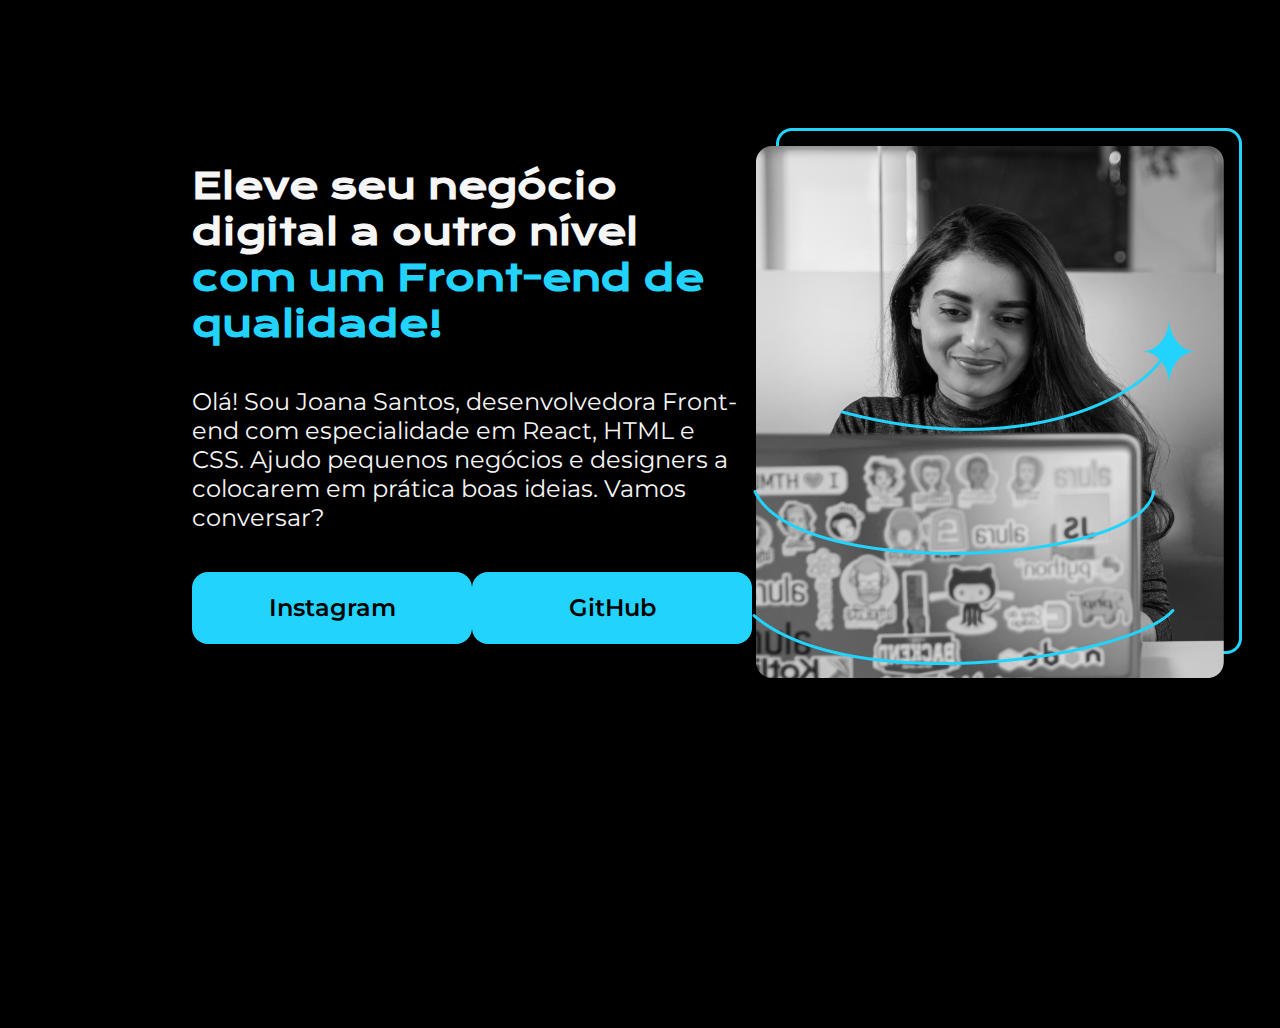
<file: index.html>
<!DOCTYPE html>
<html lang="pt-br">
<head>
    <meta charset="UTF-8"> 
    <meta http-equiv="X-UA-Compatible" content="IE=edge">
    <meta name="viewport" content="width=device-width, initial-scale=1.0">
    <title>Portifolio</title>
    <link rel="stylesheet" href="style.css">
</head>
<body>
    <header></header>
    <main class="apresentacao">
        <section class="apresentacao__conteudo">
            <h1 class="apresentacao__conteudo__titulo">Eleve seu negócio digital a outro nível 
            <strong class="titulo-destaque">com um Front-end de qualidade!
            </strong></h1>
            <p class="apresentacao__conteudo__texto">Olá! Sou Joana Santos, desenvolvedora 
            Front-end com especialidade em React, HTML e
            CSS. Ajudo pequenos negócios e designers a 
            colocarem em prática boas ideias. Vamos 
            conversar?</p> 
            <div class="apresentacao__links">
                <a class="apresentacao__links__link" href="https://instagram.com/pbrazf">Instagram</a>
                <a class="apresentacao__links__link" href="https://github.com/pbrazf">GitHub</a>
            </div>
        </section>
        <img src="Imagem.png" alt="Foto da Joana Santos programando">
    </main>
    <footer></footer>
</body>
</html>
</file>
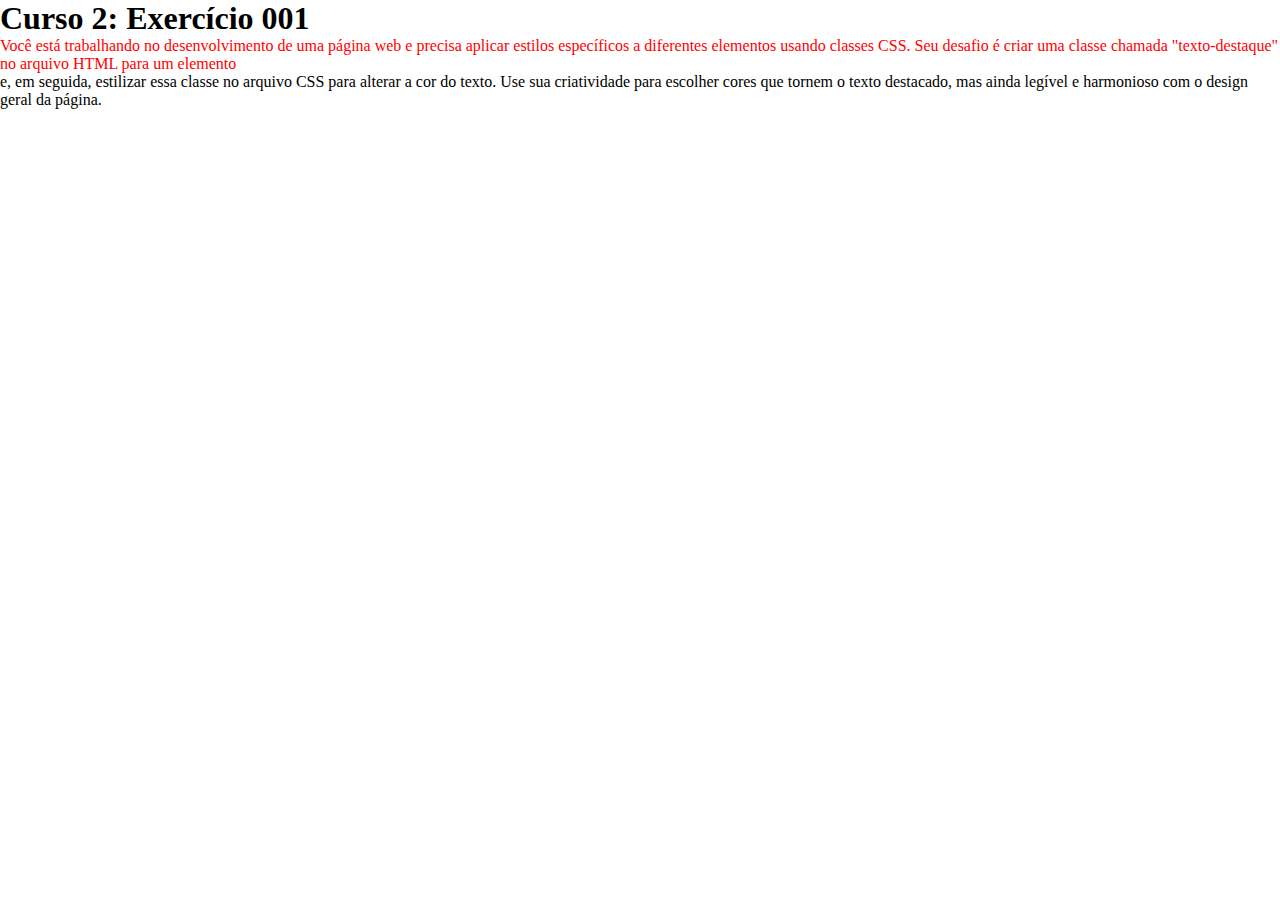
<file: desafios/curso2-001/index.html>
<!DOCTYPE html>
<html lang="pt-br">
<head>
    <meta charset="UTF-8">
    <meta http-equiv="X-UA-Compatible" content="IE=edge">
    <meta name="viewport" content="width=device-width, initial-scale=1.0">
    <title>Exercício</title>
    <link rel="stylesheet" href="style.css">
</head>
<body>
    <head>
        <h1>Curso 2: Exercício 001</h1>
    </head>
    <main>
        <p class="texto-destaque">Você está trabalhando no desenvolvimento de uma página web e precisa aplicar estilos específicos a diferentes elementos usando classes CSS. Seu desafio é criar uma classe chamada "texto-destaque" no arquivo HTML para um elemento</p>
        <p>e, em seguida, estilizar essa classe no arquivo CSS para alterar a cor do texto. Use sua criatividade para escolher cores que tornem o texto destacado, mas ainda legível e harmonioso com o design geral da página.</p>
    </main>
    <footer></footer>
</body>
</html>
</file>
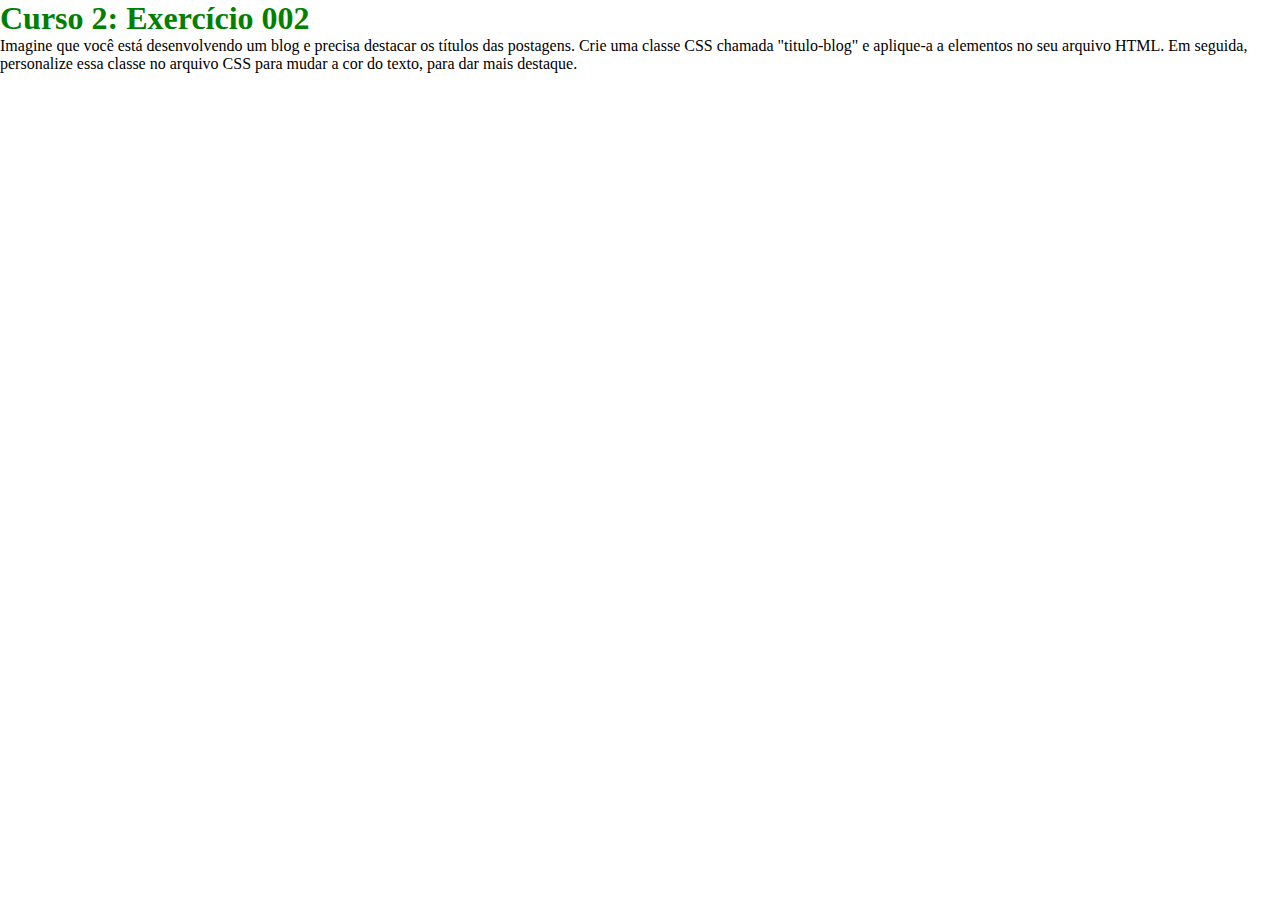
<file: desafios/curso2-002/index.html>
<!DOCTYPE html>
<html lang="pt-br">
<head>
    <meta charset="UTF-8">
    <meta name="viewport" content="width=device-width, initial-scale=1.0">
    <title>Exercício</title>
    <link rel="stylesheet" href="style.css">
</head>
<body>
    <header>
        <h1 class="titulo-blog">Curso 2: Exercício 002</h1>
    </header>
    <main>
        <p>Imagine que você está desenvolvendo um blog e precisa destacar os títulos das postagens. Crie uma classe CSS chamada "titulo-blog" e aplique-a a elementos no seu arquivo HTML. Em seguida, personalize essa classe no arquivo CSS para mudar a cor do texto, para dar mais destaque.</p>
    </main>
    <footer></footer>
</body>
</html>
</file>
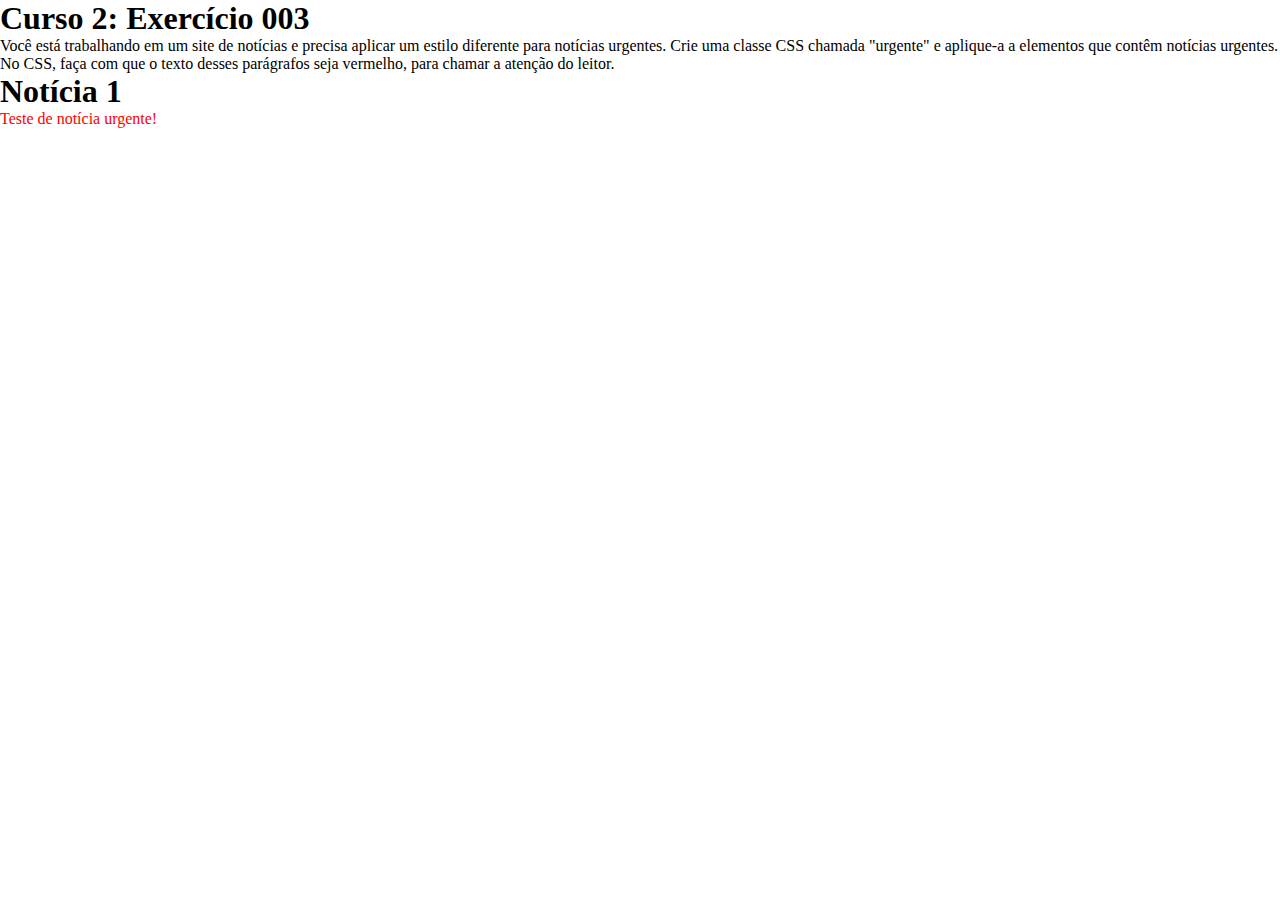
<file: desafios/curso2-003/index.html>
<!DOCTYPE html>
<html lang="pt-br">
<head>
    <meta charset="UTF-8">
    <meta name="viewport" content="width=device-width, initial-scale=1.0">
    <title>Exercício</title>
    <link rel="stylesheet" href="style.css">
</head>
<body>
    <header>
        <h1>Curso 2: Exercício 003</h1>
    </header>
    <main>
        <p>Você está trabalhando em um site de notícias e precisa aplicar um estilo diferente para notícias urgentes. Crie uma classe CSS chamada "urgente" e aplique-a a elementos que contêm notícias urgentes. No CSS, faça com que o texto desses parágrafos seja vermelho, para chamar a atenção do leitor.</p>
        <h1>Notícia 1</h1>
        <p class="urgente">Teste de notícia urgente!</p>
    </main>
    <footer></footer>
</body>
</html>
</file>
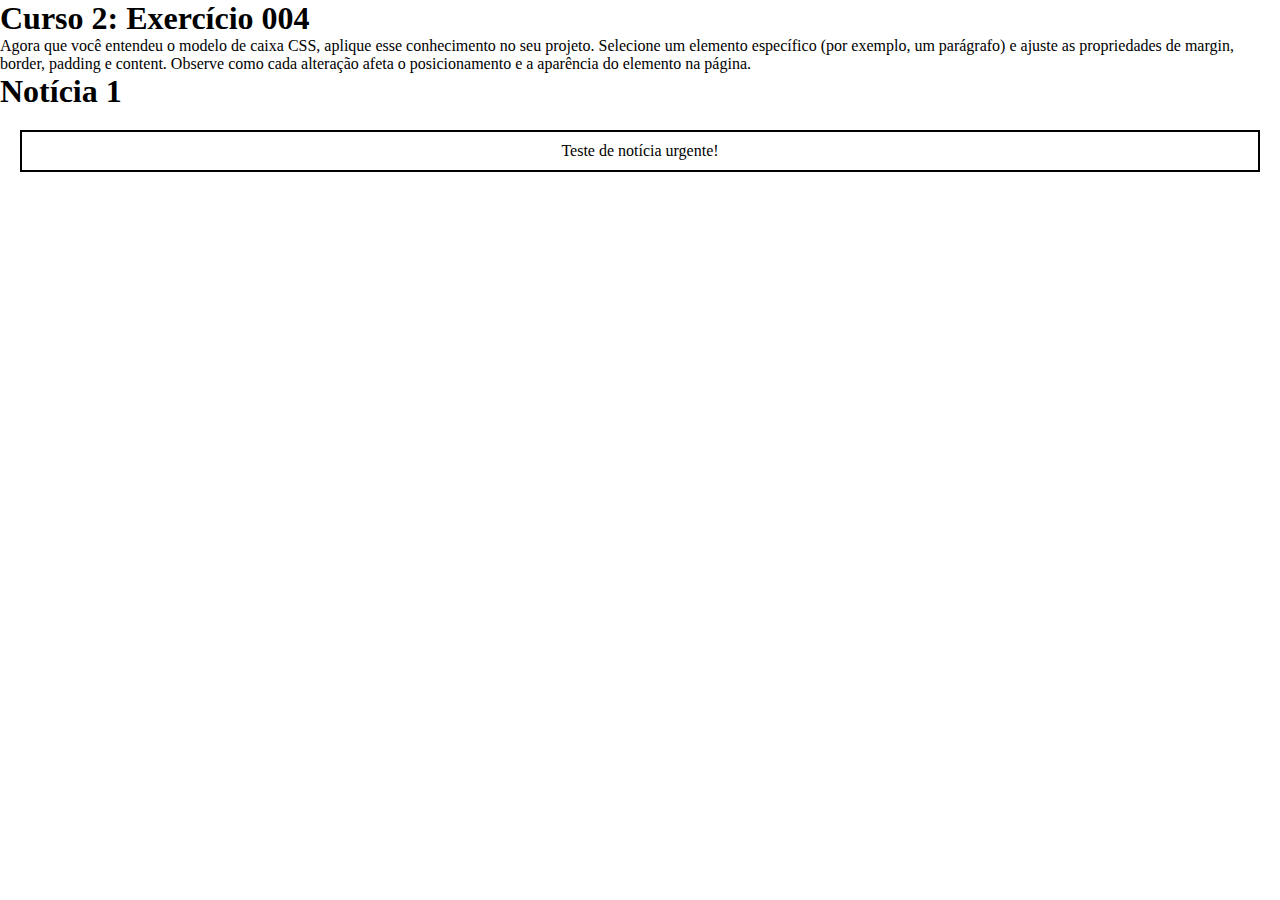
<file: desafios/curso2-004/index.html>
<!DOCTYPE html>
<html lang="pt-br">
<head>
    <meta charset="UTF-8">
    <meta name="viewport" content="width=device-width, initial-scale=1.0">
    <title>Exercício</title>
    <link rel="stylesheet" href="style.css">
</head>
<body>
    <header>
        <h1>Curso 2: Exercício 004</h1>
    </header>
    <main>
        <p>Agora que você entendeu o modelo de caixa CSS, aplique esse conhecimento no seu projeto. Selecione um elemento específico (por exemplo, um parágrafo) e ajuste as propriedades de margin, border, padding e content. Observe como cada alteração afeta o posicionamento e a aparência do elemento na página.</p>
        <h1>Notícia 1</h1>
        <p class="teste-proporcoes">Teste de notícia urgente!</p>
    </main>
    <footer></footer>
</body>
</html>
</file>
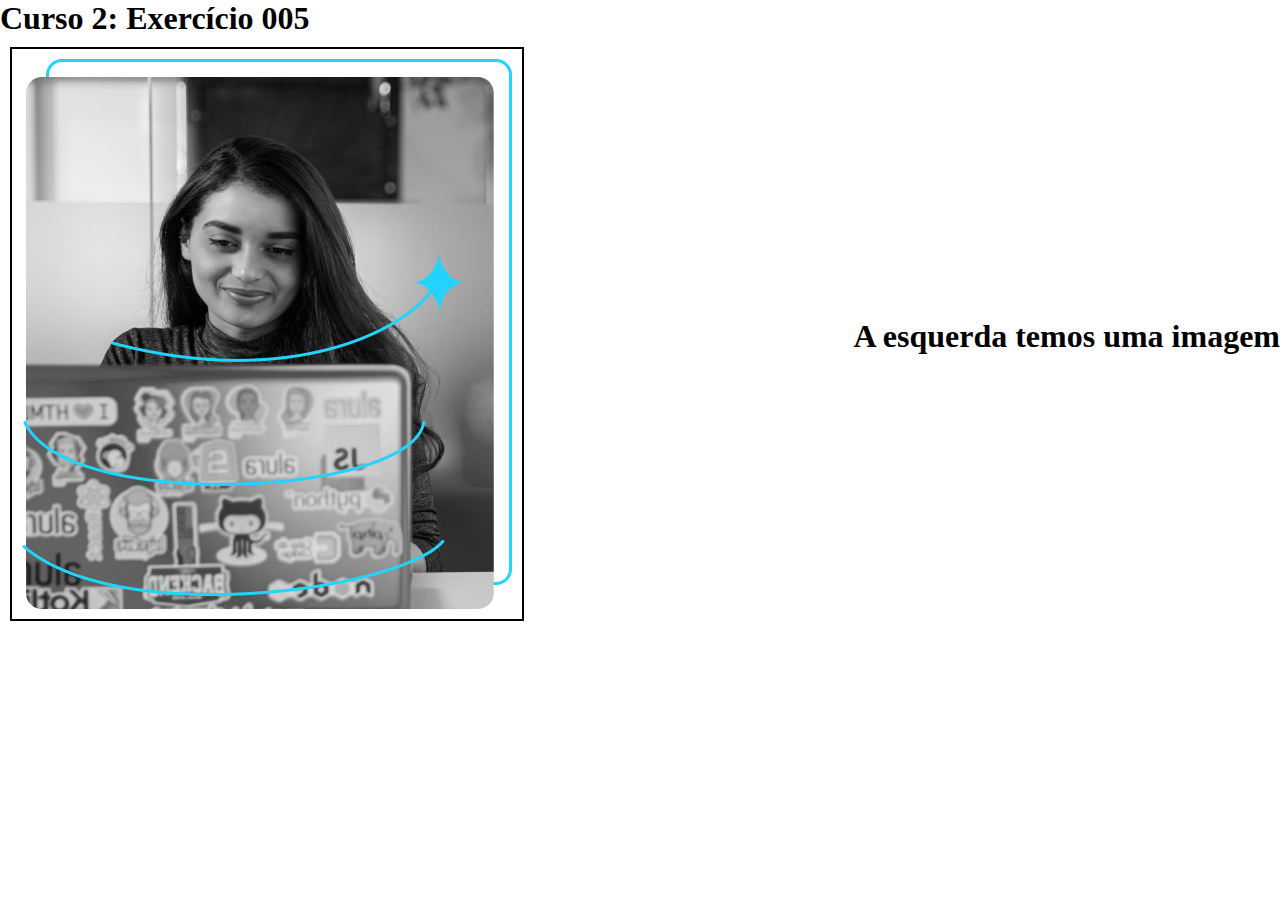
<file: desafios/curso2-005/index.html>
<!DOCTYPE html>
<html lang="pt-br">
<head>
    <meta charset="UTF-8">
    <meta name="viewport" content="width=device-width, initial-scale=1.0">
    <title>Exercício</title>
    <link rel="stylesheet" href="style.css">
</head>
<body>
    <header>
        <h1>Curso 2: Exercício 005</h1>
    </header>
    <main class="container">
        <div>
            <img src="Imagem.png"> <!-- Bloco 1 -->
        </div>
        <div>
            <h1>A esquerda temos uma imagem</h1> <!-- Bloco 2 --> 
        </div>
    </main>
    <footer></footer>
</body>
</html>
</file>
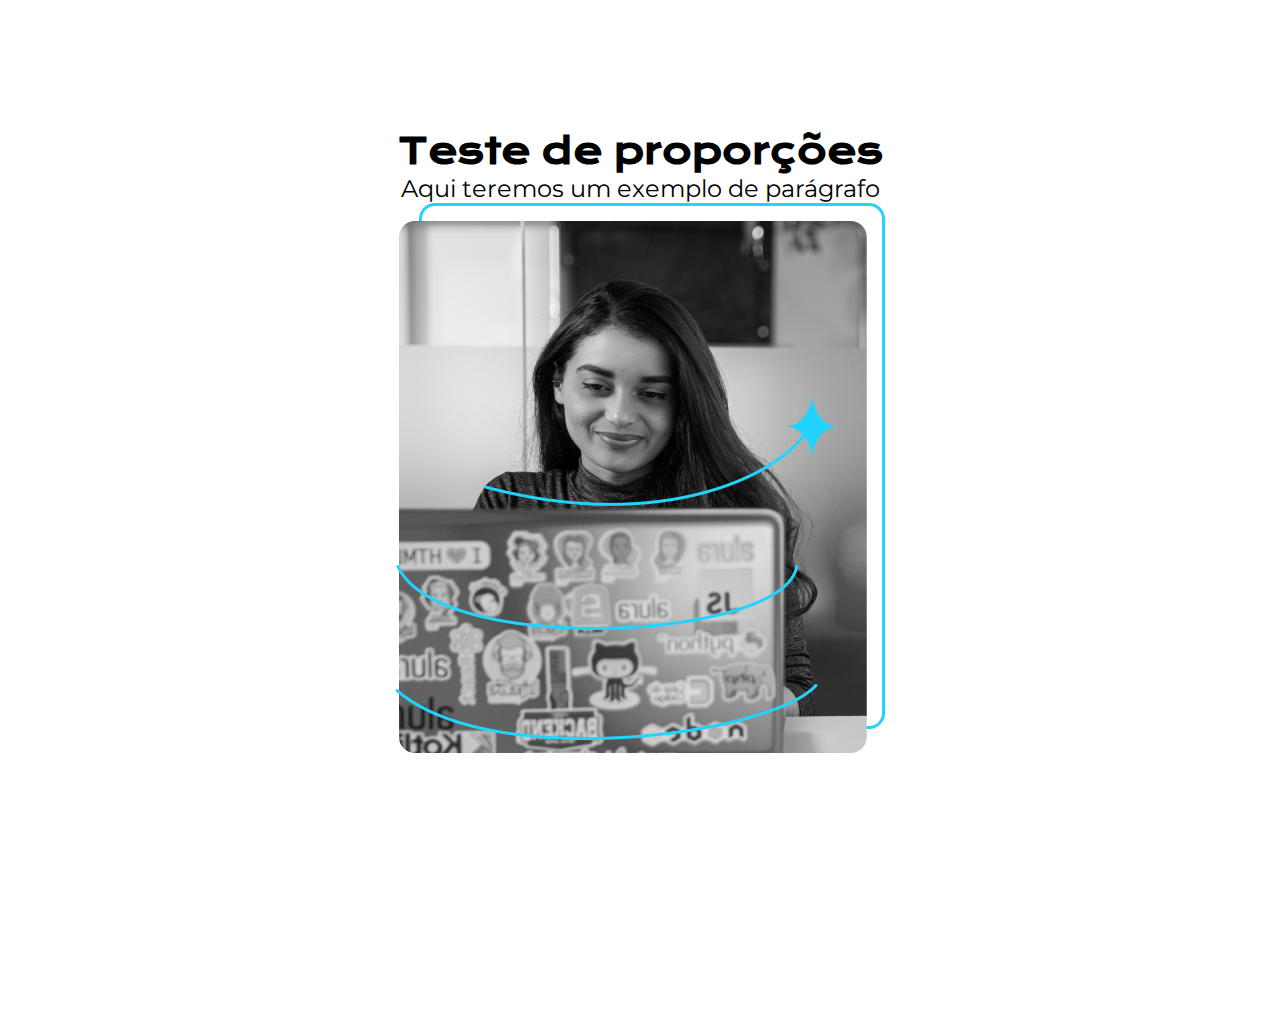
<file: desafios/curso2-006/index.html>
<!DOCTYPE html>
<html lang="pt-br">
<head>
    <meta charset="UTF-8">
    <meta name="viewport" content="width=device-width, initial-scale=1.0">
    <title>Exercício</title>
    <link rel="stylesheet" href="style.css">
</head>
<body>
    <header>
    </header>
    <main class="apresentacao">
        <section class="apresentacao__conteudo">
            <h1 class="apresentacao__conteudo__titulo">Teste de proporções</h1>
            <p class="apresentacao__conteudo__texto">Aqui teremos um exemplo de parágrafo</p>
            <img class="imagem" src="Imagem.png" alt="Imagem de mulher aleatória exemplo">
        </section>
    </main>
    <footer></footer>
</body>
</html>
</file>
<file: desafios/curso2-001/style.css>
* {
    margin: 0;
    padding: 0;
}

.texto-destaque {
    color: red  ;
}
</file>
<file: desafios/curso2-002/style.css>
* {
    margin: 0;
    padding: 0;
}

.titulo-blog {
    color:green
}
</file>
<file: desafios/curso2-003/style.css>
* {
    margin: 0;
    padding: 0;
}

.urgente {
    color: red;
}
</file>
<file: desafios/curso2-004/style.css>
* {
    margin: 0;
    padding: 0;
}

.teste-proporcoes {
    padding: 10px;
    border: 2px solid black;
    content: 20px;
    margin: 20px;
    text-align: center;
}
</file>
<file: desafios/curso2-005/style.css>
* {
    margin: 0;
    padding: 0;
}

body {
    height: 100vh;
    width: 100%;
    box-sizing: border-box;
}

.container {
    display: flex;
    justify-content: space-between;
    box-sizing: border-box;
    align-items: center; 
    flex-direction: row; /* Direção que as box vão se alinhas (padrão) */
    flex-wrap: wrap; /* Faz com que as box quebrem para baixo tornando responsivo o site*/
}

img {
    max-width: 100%; /* Limita a imagem para não exceder a largura do contêiner */
    height: auto;
    padding: 10px;
    border: 2px solid black;
    margin: 10px;
}
</file>
<file: style.css>
@import url('https://fonts.googleapis.com/css2?family=Krona+One&family=Montserrat:wght@400;600&display=swap');

/* Modelo de reset.css */
* {
    margin: 0;
    padding: 0;
}

body{
    height: 100vh; /* Faz ocupar 100% do viewport (tela) */
    box-sizing: border-box; /* Ajuda a manter elementos no layout sem que "extrapolem" suas dimensões */
    background-color: #000000;
    color: #F6F6F6;
}

.titulo-destaque{
    color: #22D4FD
}

.apresentacao {
    margin: 10% 15%;
    display: flex; /* Formato que distribui os elementos em fila */
    align-items: center; /* Alinha no centro cada elemento */
    justify-content: space-between; /* Propriedade que dá espaço entre os blocos*/
}

.apresentacao__conteudo {
    display: flex;
    flex-direction: column; /* Divide os elementos em coluna */
    gap: 40px; /* Distância entre os elementos da flexbox */
    width: 615px; /* Tamanho do bloco de conteúdo */
}

.apresentacao__conteudo__titulo {
    font-size: 36px; /* Tamanho da fonte do texto */
    font-family: "Krona One", sans-serif;
}

.apresentacao__conteudo__texto {
    font-size: 24px; /* Tamanho da fonte do parágrafo */
    font-family: "Montserrat", sans-serif;
}

.apresentacao__links { /* Classe para uma div -> DIVs servem somente para agrupar conteúdos, não possuem um valor semântico como <section>, por exemplo. */
    display: flex;
    justify-content: space-between;
}

.apresentacao__links__link { /* Classe para os botões */
    background-color: #22D4FD;
    width: 280px;
    text-align: center;
    border-radius: 16px; /* Atributo que arredonda as bordas do btn*/
    font-size: 24px;
    padding: 21.5px 0; /* Primeiro valor para o espaçamento vertical e segundo valor para o espaçamento horizontal */
    text-decoration: none; /* Tira as decorações padrão em links */
    color: #000000;
    font-family: "Montserrat", sans-serif;
    font-weight: 600;
}
</file>
<file: desafios/curso2-006/style.css>
@import url('https://fonts.googleapis.com/css2?family=Krona+One&family=Montserrat&display=swap');

/* Reset.css simples */
* {
    margin: 0;
    padding: 0;
}

body {
    height: 100vh; /* Faz ocupar 100% do viewport (tela) */
    box-sizing: border-box; /* Ajuda a manter elementos no layout sem que "extrapolem" suas dimensões */
}

.apresentacao {
    display: flex;
    align-items: center;
    justify-content: center;
    margin: 10%;
}

.apresentacao__conteudo {
    width: 615px;
    text-align: center;
}

.apresentacao__conteudo__titulo {
    font-size: 36px;
    font-family: 'Krona One', sans-serif;
}

.apresentacao__conteudo__texto {
    font-size: 24px;
    font-family: 'Montserrat', sans-serif;
}
</file>
